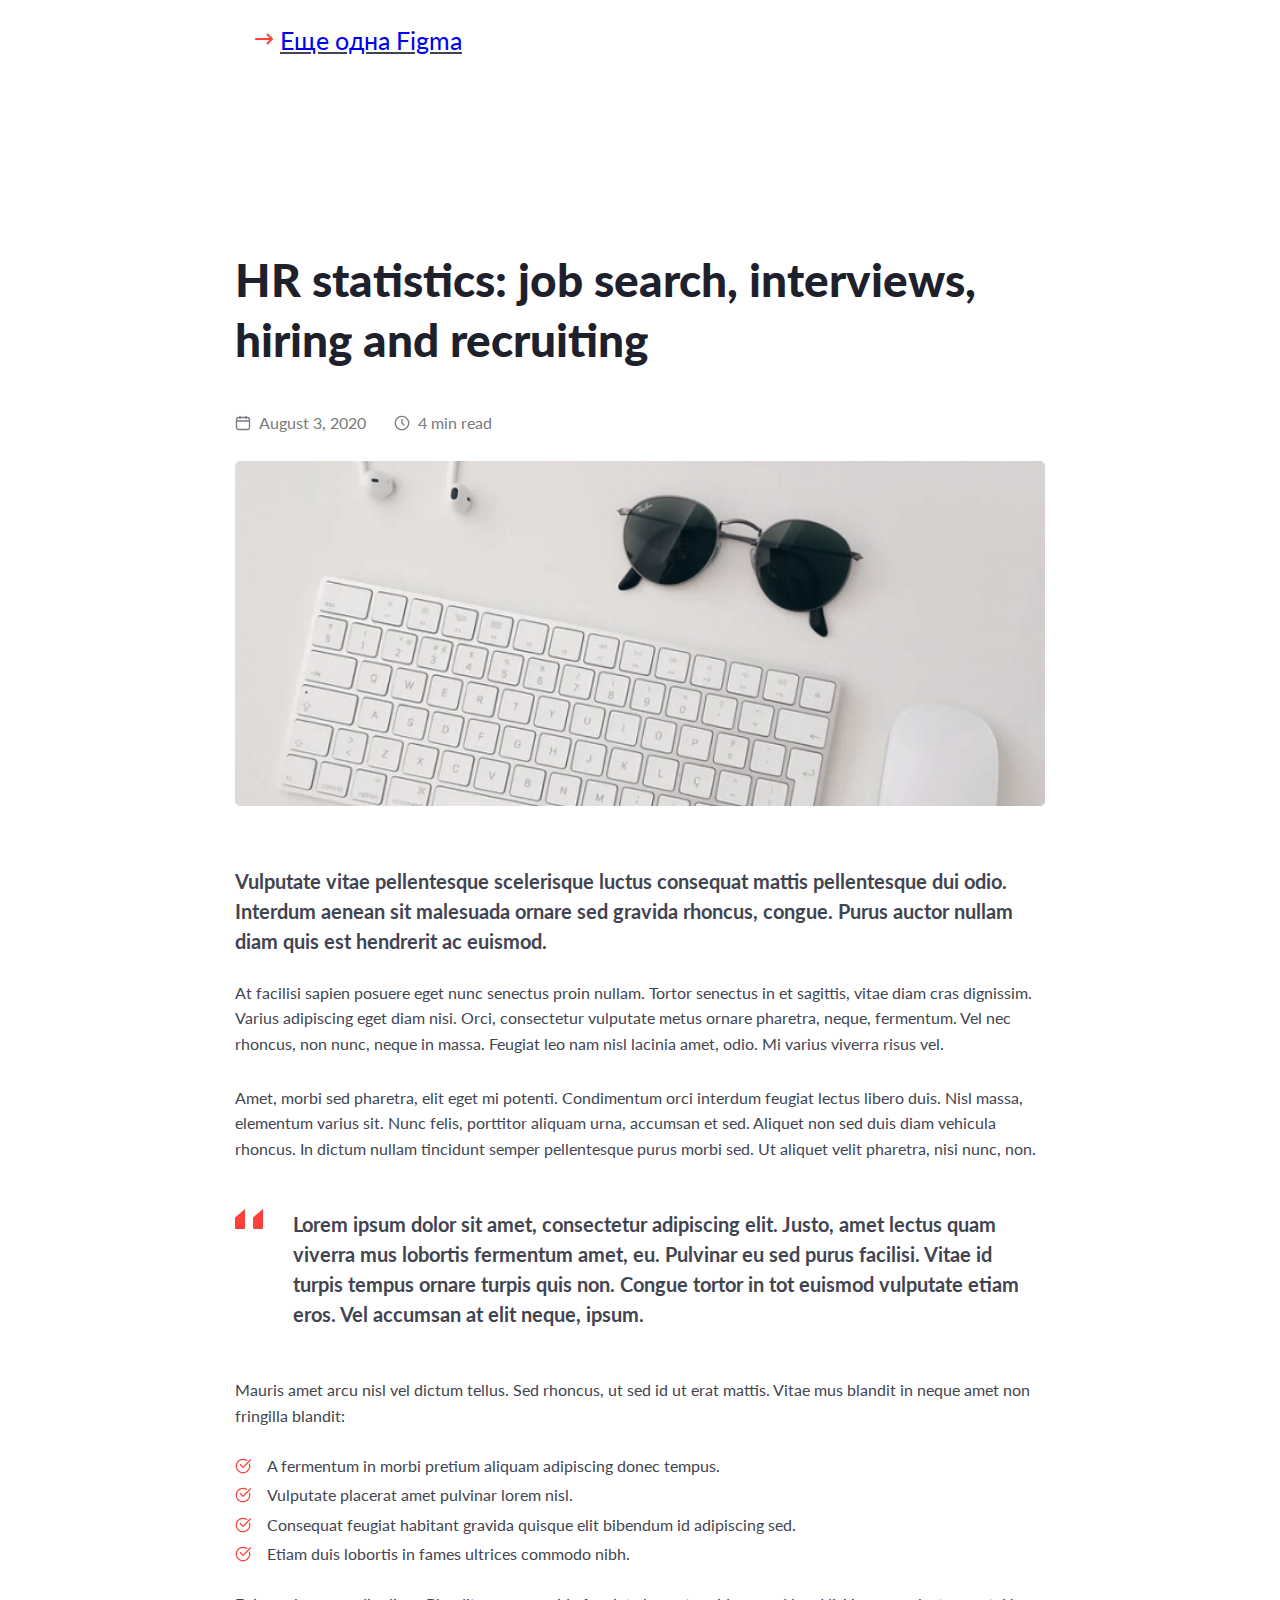
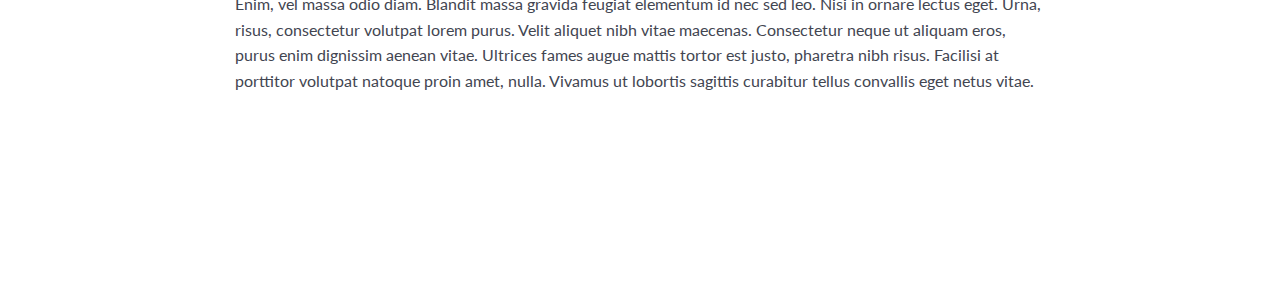
<file: index.html>
<!DOCTYPE html>
<html lang="ru">

<head>
	<meta charset="UTF-8">
	<meta http-equiv="X-UA-Compatible" content="IE=edge">
	<meta name="viewport" content="width=device-width, initial-scale=1.0">
	<link rel="stylesheet" href="css/style.css">
	<title>Lesson 7-2 Figma</title>
</head>

<body>
	<div class="wrapper">
		<header class="header">
			<div class="link"><a target="_blank" href="./info.html">Еще одна Figma</a>
			</div>
		</header>
		<main class="main">
			<div class="page">
				<h1>HR statistics: job search, interviews, hiring and recruiting</h1>
				<div class="time">
					<span class="span1-time">August 3, 2020</span>
					<span class="span2-time">4 min read</span>
				</div>
				<img src="img/image-1.jpg" alt="Image">
				<p class="bold1">Vulputate vitae pellentesque scelerisque luctus consequat mattis pellentesque dui odio.
					Interdum
					aenean sit
					malesuada ornare sed gravida rhoncus, congue. Purus auctor nullam diam quis est hendrerit ac euismod.
				</p>
				<div class="paragraph">
					<div class="paragraph__p1">
						<p>At facilisi sapien posuere eget nunc senectus proin nullam. Tortor senectus in et sagittis, vitae
							diam
							cras
							dignissim. Varius adipiscing eget diam nisi. Orci, consectetur vulputate metus ornare pharetra,
							neque,
							fermentum.
							Vel nec rhoncus, non nunc, neque in massa. Feugiat leo nam nisl lacinia amet, odio. Mi varius
							viverra
							risus
							vel.</p>
					</div>
					<p>Amet, morbi sed pharetra, elit eget mi potenti. Condimentum orci interdum feugiat lectus libero duis.
						Nisl
						massa,
						elementum varius sit. Nunc felis, porttitor aliquam urna, accumsan et sed. Aliquet non sed duis diam
						vehicula
						rhoncus. In dictum nullam tincidunt semper pellentesque purus morbi sed. Ut aliquet velit pharetra,
						nisi
						nunc,
						non.</p>
				</div>
				<p class="bold2">Lorem ipsum dolor sit amet, consectetur adipiscing elit. Justo, amet lectus quam
					viverra mus lobortis
					fermentum
					amet, eu. Pulvinar eu sed purus facilisi. Vitae id turpis tempus ornare turpis quis non. Congue tortor in
					tot
					euismod vulputate etiam eros. Vel accumsan at elit neque, ipsum.</p>
				<p>Mauris amet arcu nisl vel dictum tellus. Sed rhoncus, ut sed id ut erat mattis. Vitae mus blandit in
					neque
					amet
					non fringilla blandit:</p>
				<ul class="list">
					<li class="item-list">A fermentum in morbi pretium aliquam adipiscing donec tempus.</li>
					<li class="item-list">Vulputate placerat amet pulvinar lorem nisl.</li>
					<li class="item-list">Consequat feugiat habitant gravida quisque elit bibendum id adipiscing sed.</li>
					<li class="item-list">Etiam duis lobortis in fames ultrices commodo nibh.</li>
				</ul>
				<p>Enim, vel massa odio diam. Blandit massa gravida feugiat elementum id nec sed leo. Nisi in ornare lectus
					eget.
					Urna, risus, consectetur volutpat lorem purus. Velit aliquet nibh vitae maecenas. Consectetur neque ut
					aliquam
					eros, purus enim dignissim aenean vitae. Ultrices fames augue mattis tortor est justo, pharetra nibh
					risus.
					Facilisi at porttitor volutpat natoque proin amet, nulla. Vivamus ut lobortis sagittis curabitur tellus
					convallis
					eget netus vitae.</p>
			</div>
		</main>
		<footer class="footer">

		</footer>
	</div>
</body>

</html>
</file>
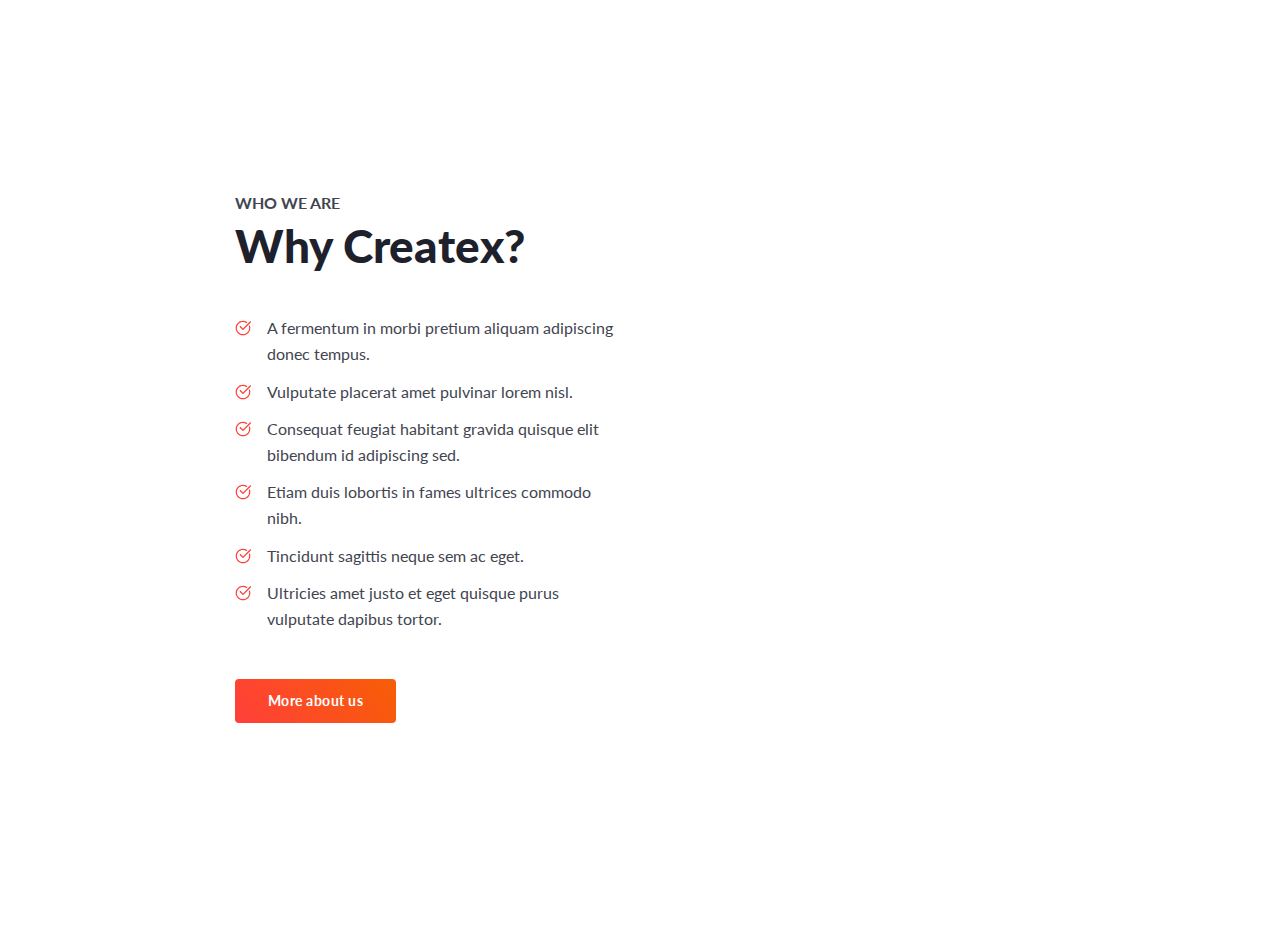
<file: info.html>
<!DOCTYPE html>
<html lang="ru">

<head>
	<meta charset="UTF-8">
	<meta http-equiv="X-UA-Compatible" content="IE=edge">
	<meta name="viewport" content="width=device-width, initial-scale=1.0">
	<link rel="stylesheet" href="css/style.css">
	<title>Lesson 7-2 Figma</title>
</head>

<body>
	<div class="wrapper">
		<header class="header"></header>
		<div class="page">
			<main class="main">
				<div class="hh">
					<h2>Who we are</h2>
					<h1>Why Createx?</h1>
				</div>
				<ul class="list">
					<li class="item-list2">A fermentum in morbi pretium aliquam adipiscing donec tempus.</li>
					<li class="item-list2">Vulputate placerat amet pulvinar lorem nisl.</li>
					<li class="item-list2">Consequat feugiat habitant gravida quisque elit bibendum id adipiscing sed.</li>
					<li class="item-list2">Etiam duis lobortis in fames ultrices commodo nibh.</li>
					<li class="item-list2">Tincidunt sagittis neque sem ac eget.</li>
					<li class="item-list2">Ultricies amet justo et eget quisque purus vulputate dapibus tortor.</li>
				</ul>
				<div class="bottom">
					More about us
				</div>
			</main>
		</div>
		<footer class="footer"></footer>
	</div>
</body>

</html>
</file>
<file: css/style.css>
@import "null.css";
@import url(https://fonts.googleapis.com/css?family=Lato:regular,700,900&display=swap);

.wrapper {
	min-height: 100%;
	overflow: hidden;
	margin: 0 auto;
	max-width: 810px;
}

body {
	font-family: "Lato", sans-serif;
	font-size: 16px;
	color: #424551;
	line-height: 1.6;
}

.page {
	margin: 190px 0 212px;
}

h1,
.bold {
	color: #1e212c;
}
h1 {
	font-size: 46px;
	font-weight: 900;
	line-height: 1.3;
	/* margin-bottom: 92px; */
}
.bold1,
.bold2 {
	font-size: 20px;
	font-weight: 700;
	line-height: 1.5;
}

.bold1 {
	margin-top: 60px;
}

.bold2 {
	margin-bottom: 48px;
	background: url("../img/Rectangle\ 268.svg") 0 0 no-repeat, url("../img/Rectangle\ 268.svg") 18px 0 no-repeat;
	padding: 0 0 0 58px;
}

.paragraph {
	margin: 24px 0px 48px 0px;
}

.paragraph__p1 {
	margin: 0 0 28px 0;
}

.list {
	margin: 24px 0;
}

img {
	width: 810px;
}

.item-list2,
.item-list {
	background: url("../img/Vector.svg") 0 5px no-repeat;
	padding: 0 0 0 32px;
}

.item-list {
	margin: 0 0 4px 0;
}

.item-list2 {
	margin: 0 0 12px 0;
	max-width: 358px;
}

.time {
	margin: 40px 0px 26px 0px;
	color: #787a80;
}

.span1-time {
	margin-right: 24px;
	background: url("../img/Vector\ \(Stroke\).svg") 0 2px no-repeat;
	padding: 0 0 0 24px;
}

.span2-time {
	background: url("../img/Union.svg") 0 2px no-repeat;
	padding: 0 0 0 24px;
}

.link {
	font-size: 25px;
	margin: 20px;
	text-decoration: underline;
	background: url("../img/Line\ \(Stroke\).svg") 0 13px no-repeat;
	padding: 0 0 0 25px;
}

h2 {
	text-transform: uppercase;
	font-weight: 700;
}

.hh {
	margin-bottom: 40px;
}

.bottom {
	width: 161px;
	height: 44px;
	margin: 48px 0 0 0;
	text-align: center;
	/* padding: 0 32px; */
	background-image: linear-gradient(55.95deg, #ff3f3a 0%, #f75e05 100%);
	font-size: 14px;
	line-height: 3.14;
	letter-spacing: 0.5px;
	color: #ffffff;
	font-weight: 700;
	border-radius: 4px;
}
</file>
